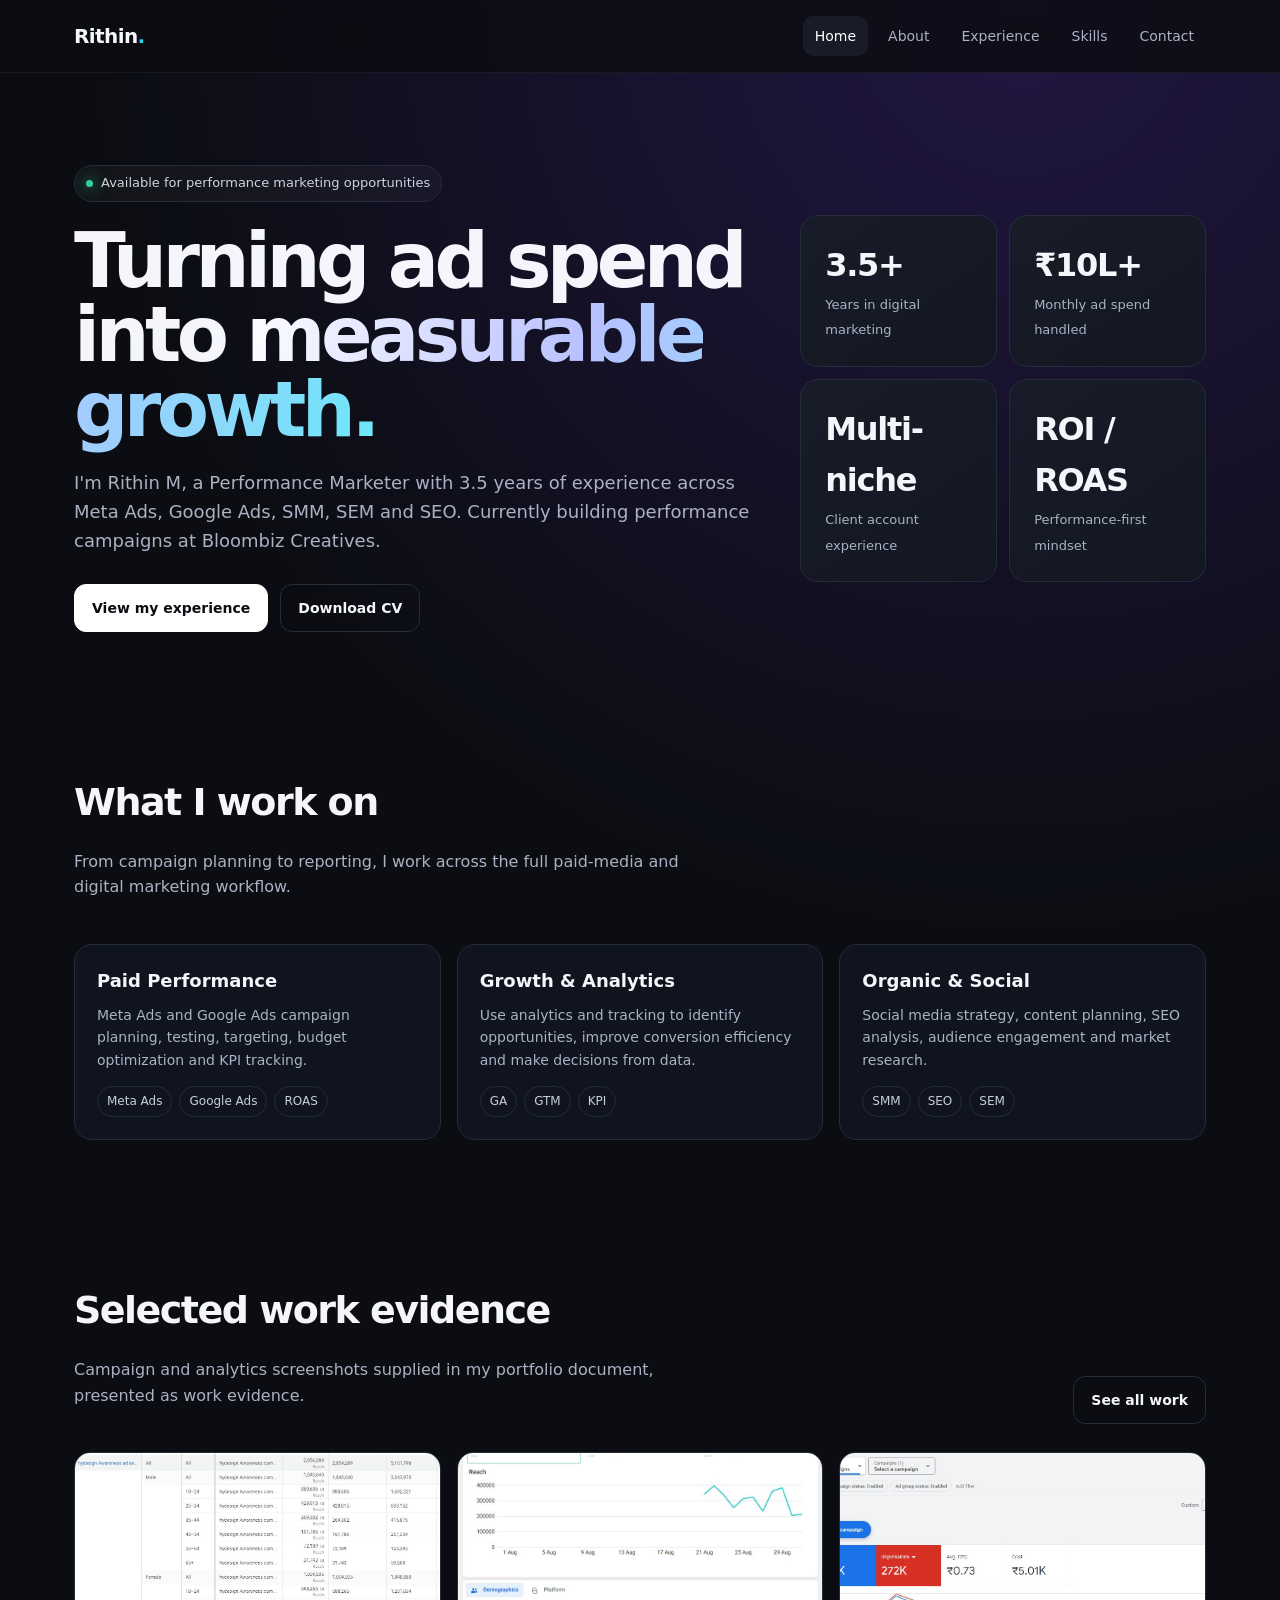
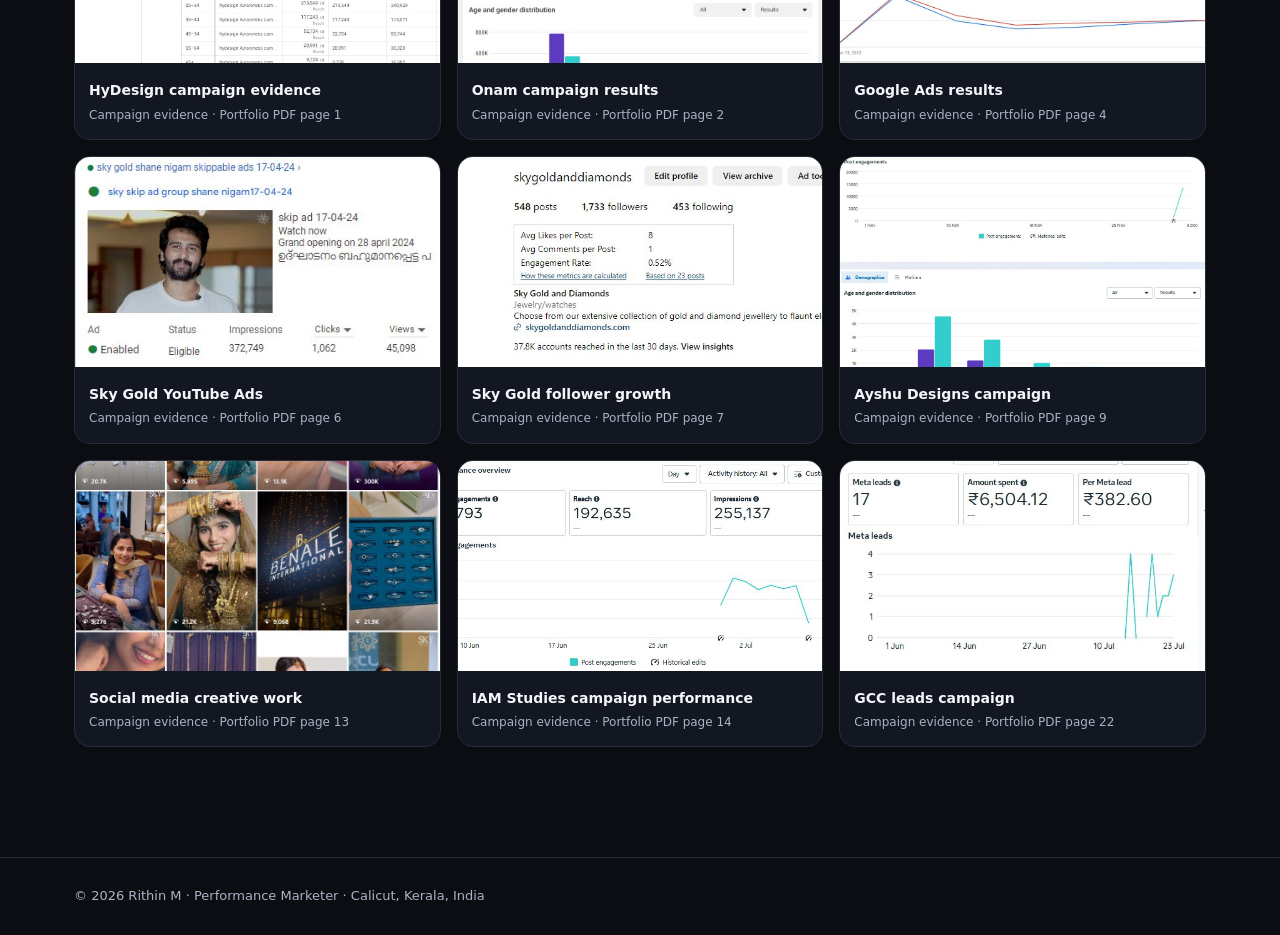
<file: index.html>
<!doctype html><html lang="en"><head><meta charset="utf-8"><meta name="viewport" content="width=device-width,initial-scale=1"><meta name="description" content="Rithin M — Performance Marketer portfolio"><title>Home · Rithin M</title><link rel="stylesheet" href="styles.css"></head><body><header class="nav"><div class="wrap navin"><a class="brand" href="index.html">Rithin<span>.</span></a><nav class="links">
<a class="active" href="index.html">Home</a><a class="" href="about.html">About</a><a class="" href="experience.html">Experience</a><a class="" href="skills.html">Skills</a><a class="" href="contact.html">Contact</a></nav><span class="menu">☰</span></div></header><main><section class="hero"><div class="wrap hero-grid"><div>
<span class="eyebrow"><i class="dot"></i> Available for performance marketing opportunities</span>
<h1>Turning ad spend into <span class="gradient">measurable growth.</span></h1>
<p>I'm Rithin M, a Performance Marketer with 3.5 years of experience across Meta Ads, Google Ads, SMM, SEM and SEO. Currently building performance campaigns at Bloombiz Creatives.</p>
<div class="actions"><a class="btn primary" href="experience.html">View my experience</a><a class="btn" href="resume.pdf">Download CV</a></div>
</div><div class="statgrid"><div class="stat"><b>3.5+</b><span>Years in digital marketing</span></div><div class="stat"><b>₹10L+</b><span>Monthly ad spend handled</span></div><div class="stat"><b>Multi-niche</b><span>Client account experience</span></div><div class="stat"><b>ROI / ROAS</b><span>Performance-first mindset</span></div></div></div></section>
<section class="section"><div class="wrap"><div class="section-head"><div><h2>What I work on</h2><p class="section-intro">From campaign planning to reporting, I work across the full paid-media and digital marketing workflow.</p></div></div>
<div class="cards"><div class="card"><h3>Paid Performance</h3><p>Meta Ads and Google Ads campaign planning, testing, targeting, budget optimization and KPI tracking.</p><div class="tags"><span class="tag">Meta Ads</span><span class="tag">Google Ads</span><span class="tag">ROAS</span></div></div>
<div class="card"><h3>Growth & Analytics</h3><p>Use analytics and tracking to identify opportunities, improve conversion efficiency and make decisions from data.</p><div class="tags"><span class="tag">GA</span><span class="tag">GTM</span><span class="tag">KPI</span></div></div>
<div class="card"><h3>Organic & Social</h3><p>Social media strategy, content planning, SEO analysis, audience engagement and market research.</p><div class="tags"><span class="tag">SMM</span><span class="tag">SEO</span><span class="tag">SEM</span></div></div></div></div></section>
<section class="section"><div class="wrap"><div class="section-head"><div><h2>Selected work evidence</h2><p class="section-intro">Campaign and analytics screenshots supplied in my portfolio document, presented as work evidence.</p></div><a class="btn" href="about.html">See all work</a></div>
<div class="workgrid"><a class="work" href="assets/works/work_02.jpeg" target="_blank"><img src="assets/works/work_02.jpeg" loading="lazy"><div class="cap"><b>HyDesign campaign evidence</b><span>Campaign evidence · Portfolio PDF page 1</span></div></a><a class="work" href="assets/works/work_04.jpeg" target="_blank"><img src="assets/works/work_04.jpeg" loading="lazy"><div class="cap"><b>Onam campaign results</b><span>Campaign evidence · Portfolio PDF page 2</span></div></a><a class="work" href="assets/works/work_06.jpeg" target="_blank"><img src="assets/works/work_06.jpeg" loading="lazy"><div class="cap"><b>Google Ads results</b><span>Campaign evidence · Portfolio PDF page 4</span></div></a><a class="work" href="assets/works/work_08.jpeg" target="_blank"><img src="assets/works/work_08.jpeg" loading="lazy"><div class="cap"><b>Sky Gold YouTube Ads</b><span>Campaign evidence · Portfolio PDF page 6</span></div></a><a class="work" href="assets/works/work_10.jpeg" target="_blank"><img src="assets/works/work_10.jpeg" loading="lazy"><div class="cap"><b>Sky Gold follower growth</b><span>Campaign evidence · Portfolio PDF page 7</span></div></a><a class="work" href="assets/works/work_14.jpeg" target="_blank"><img src="assets/works/work_14.jpeg" loading="lazy"><div class="cap"><b>Ayshu Designs campaign</b><span>Campaign evidence · Portfolio PDF page 9</span></div></a><a class="work" href="assets/works/work_21.jpeg" target="_blank"><img src="assets/works/work_21.jpeg" loading="lazy"><div class="cap"><b>Social media creative work</b><span>Campaign evidence · Portfolio PDF page 13</span></div></a><a class="work" href="assets/works/work_23.jpeg" target="_blank"><img src="assets/works/work_23.jpeg" loading="lazy"><div class="cap"><b>IAM Studies campaign performance</b><span>Campaign evidence · Portfolio PDF page 14</span></div></a><a class="work" href="assets/works/work_35.jpeg" target="_blank"><img src="assets/works/work_35.jpeg" loading="lazy"><div class="cap"><b>GCC leads campaign</b><span>Campaign evidence · Portfolio PDF page 22</span></div></a></div></div></section></main><footer><div class="wrap">© 2026 Rithin M · Performance Marketer · Calicut, Kerala, India</div></footer></body></html>
</file>
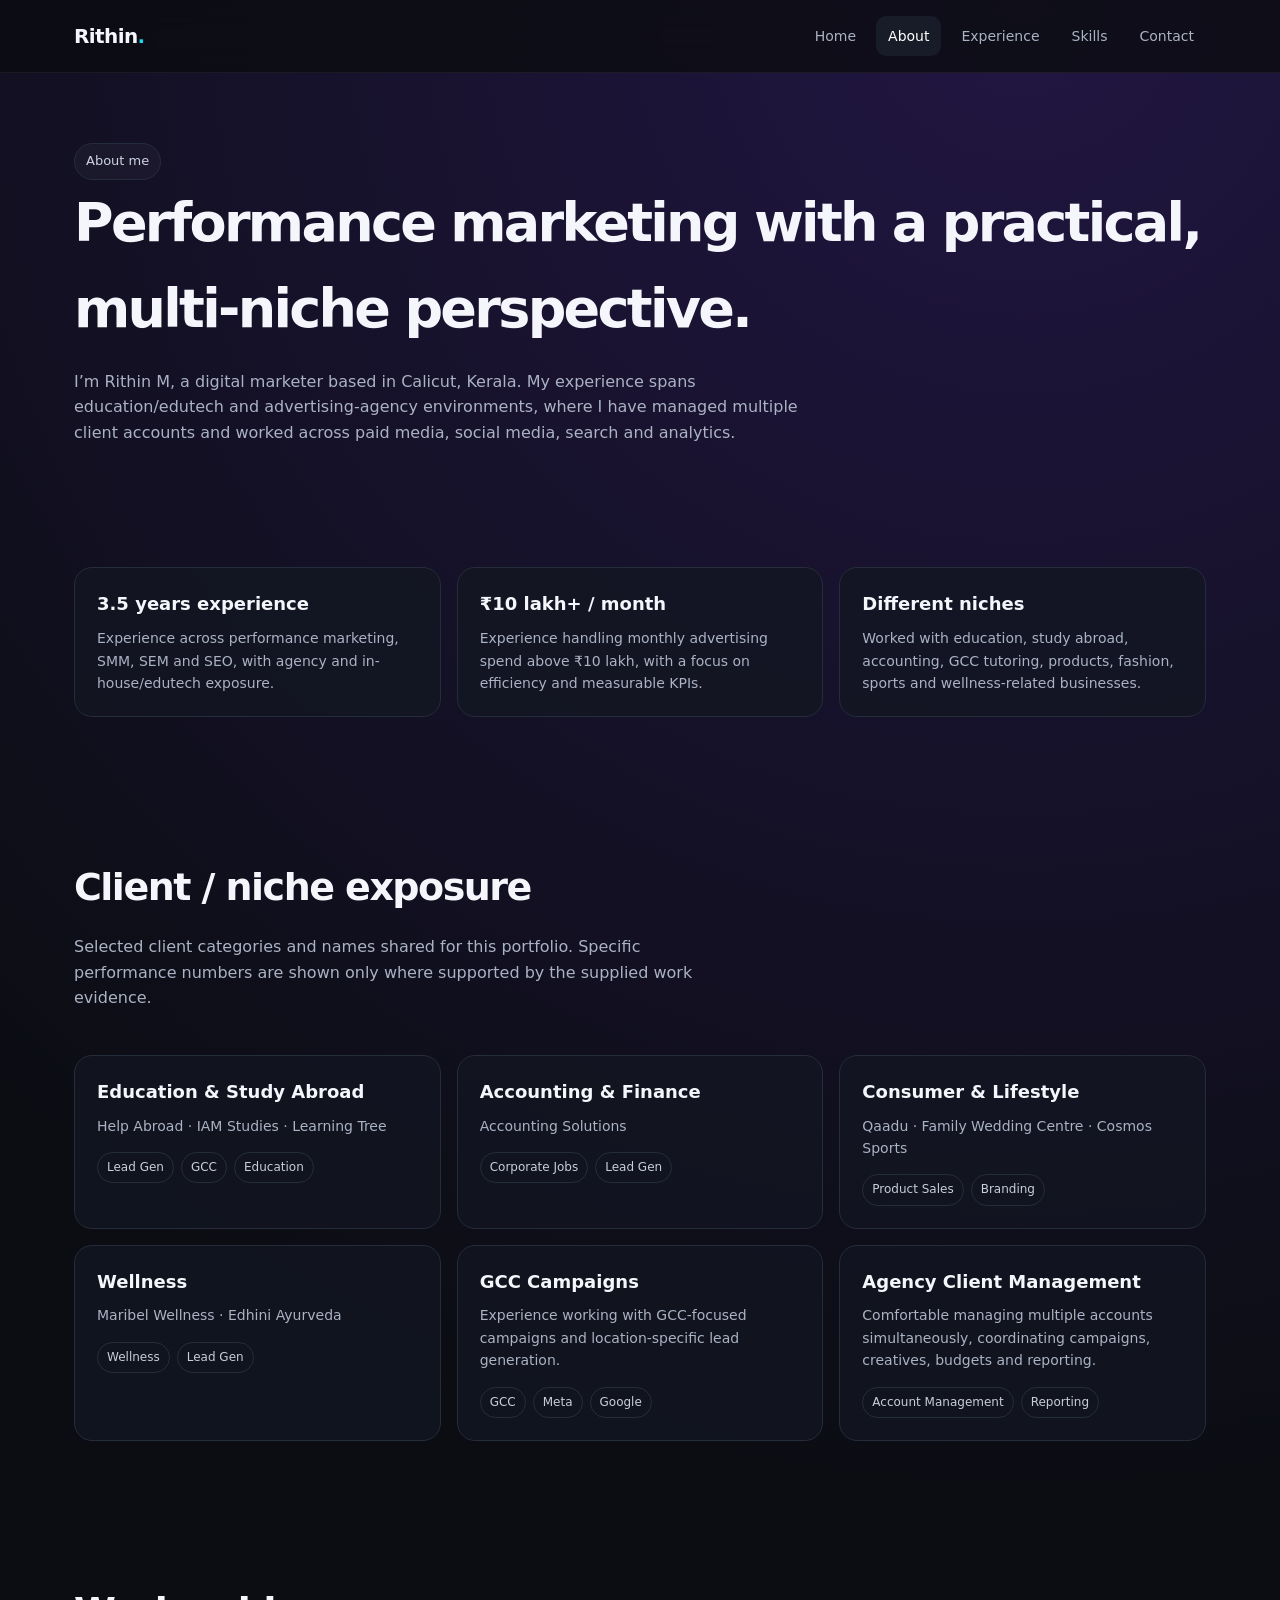
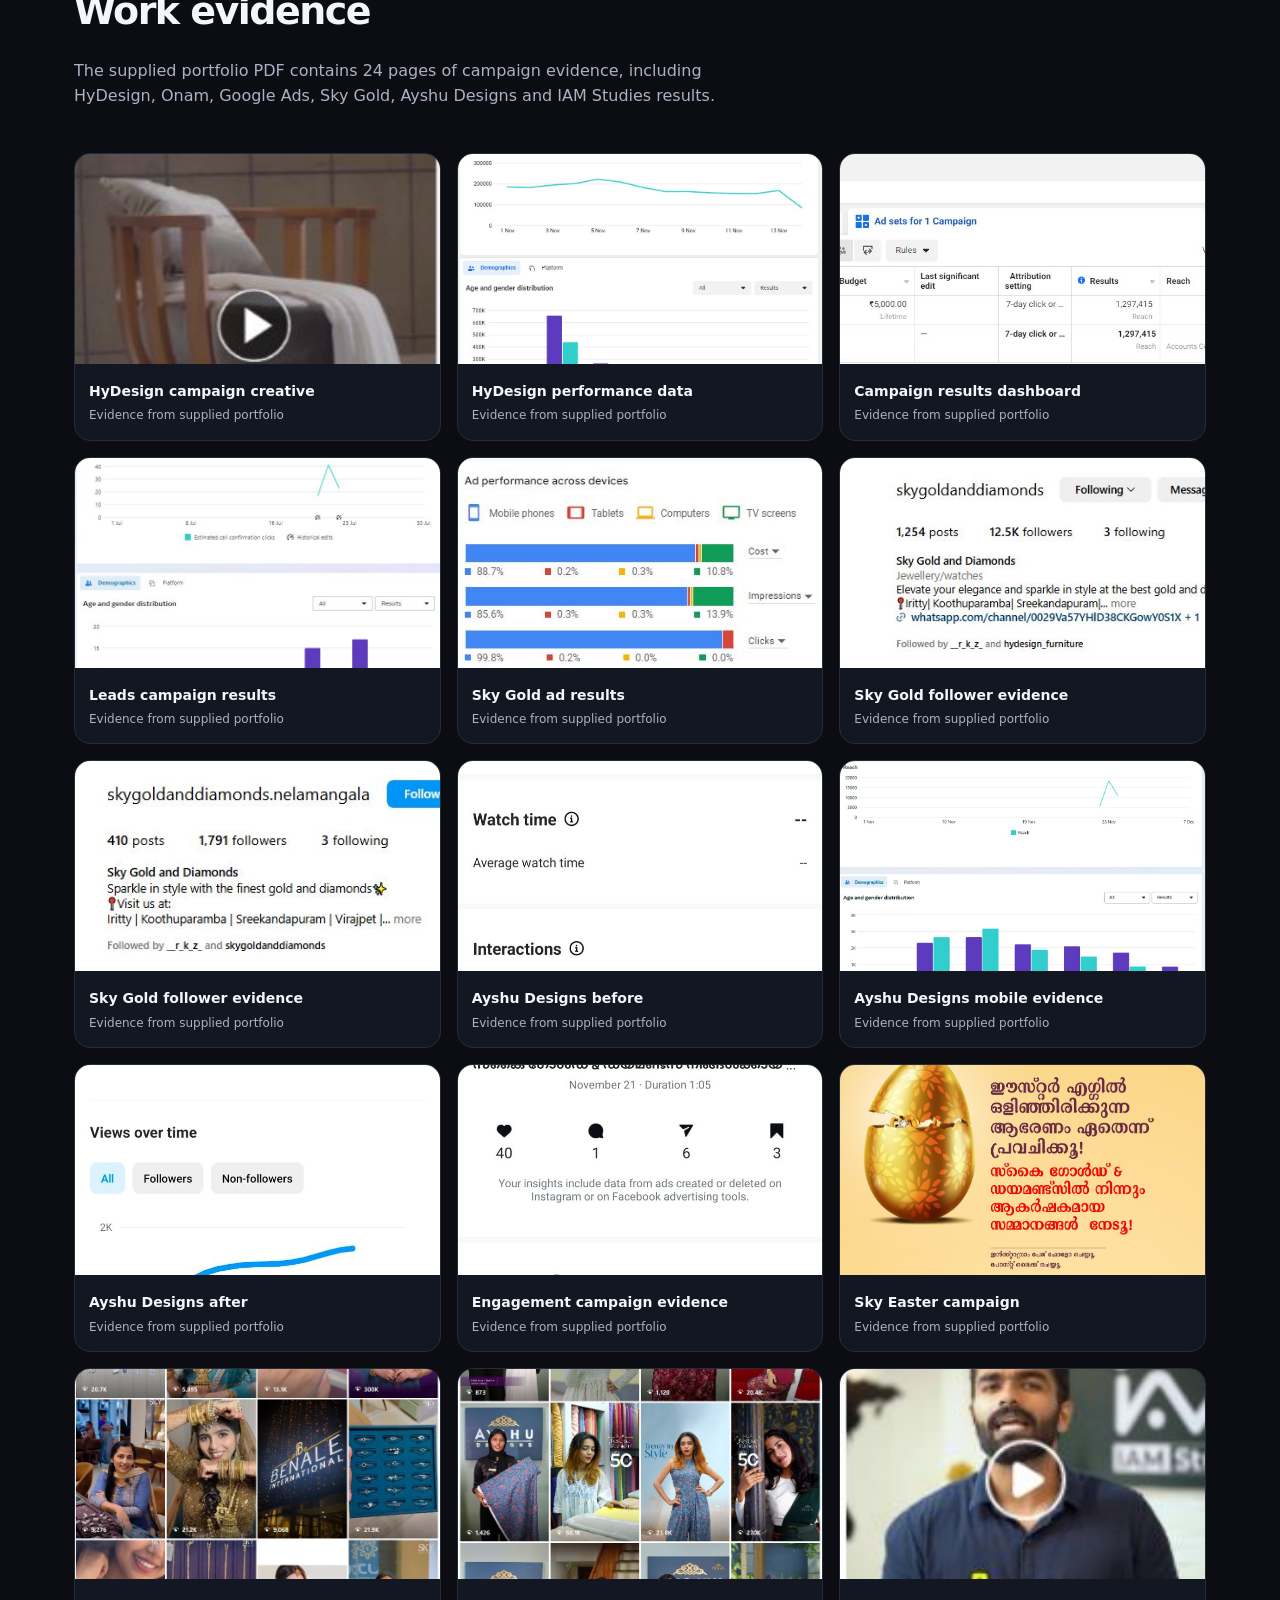
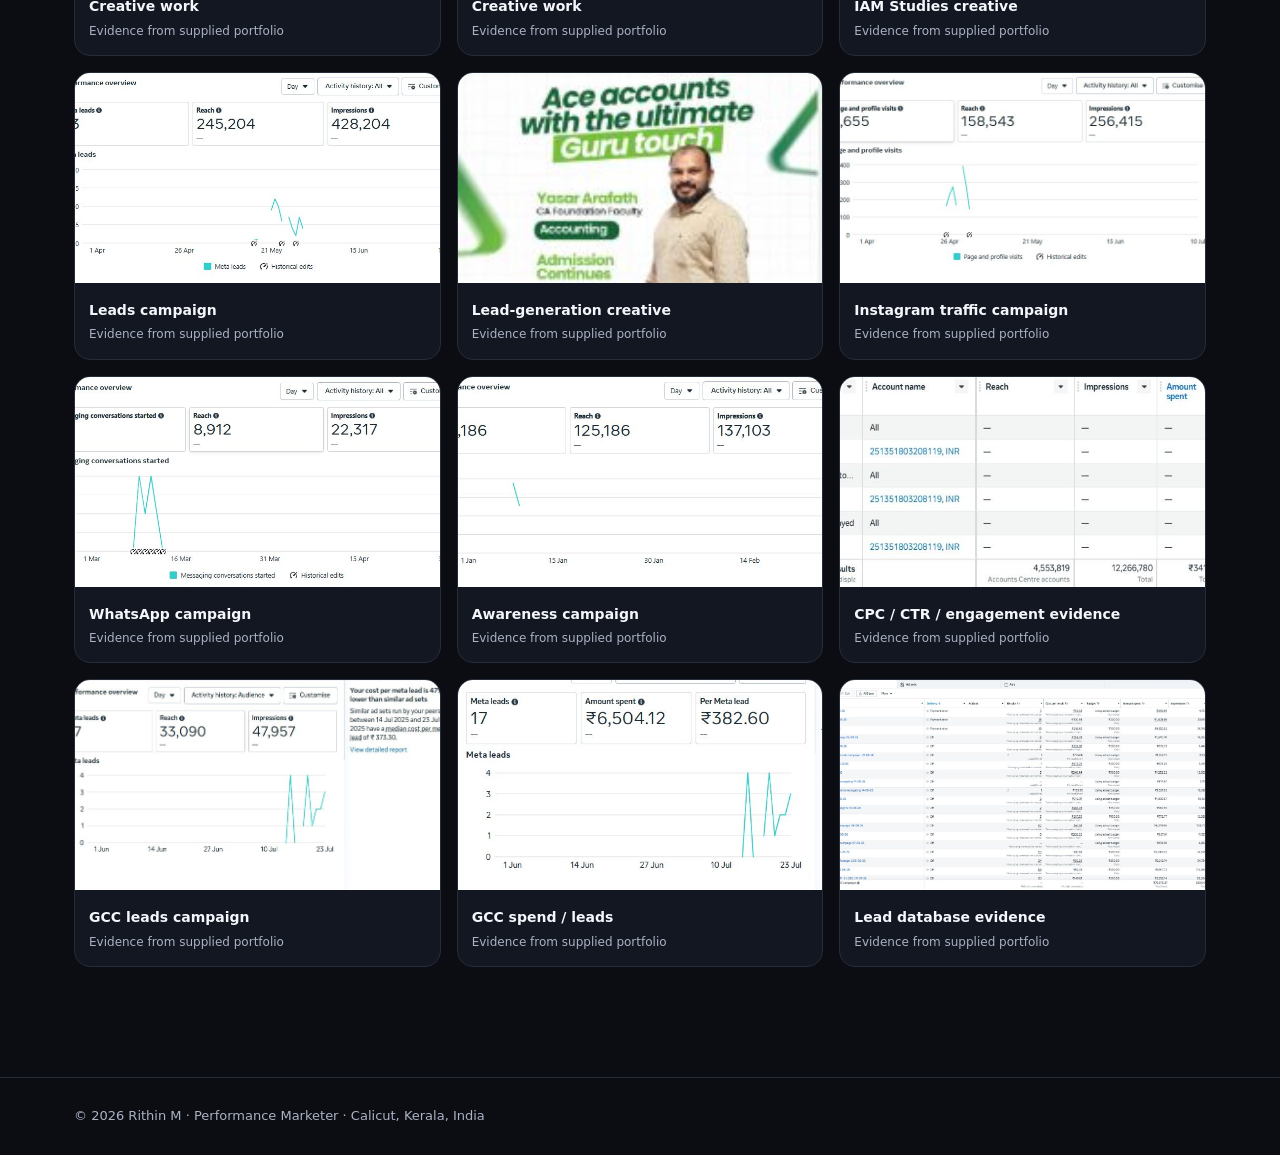
<file: about.html>
<!doctype html><html lang="en"><head><meta charset="utf-8"><meta name="viewport" content="width=device-width,initial-scale=1"><meta name="description" content="Rithin M — Performance Marketer portfolio"><title>About · Rithin M</title><link rel="stylesheet" href="styles.css"></head><body><header class="nav"><div class="wrap navin"><a class="brand" href="index.html">Rithin<span>.</span></a><nav class="links">
<a class="" href="index.html">Home</a><a class="active" href="about.html">About</a><a class="" href="experience.html">Experience</a><a class="" href="skills.html">Skills</a><a class="" href="contact.html">Contact</a></nav><span class="menu">☰</span></div></header><main><section class="pagehero"><div class="wrap"><span class="eyebrow">About me</span><h1>Performance marketing with a practical, multi-niche perspective.</h1><p>I’m Rithin M, a digital marketer based in Calicut, Kerala. My experience spans education/edutech and advertising-agency environments, where I have managed multiple client accounts and worked across paid media, social media, search and analytics.</p></div></section>
<section class="section"><div class="wrap"><div class="cards"><div class="card"><h3>3.5 years experience</h3><p>Experience across performance marketing, SMM, SEM and SEO, with agency and in-house/edutech exposure.</p></div><div class="card"><h3>₹10 lakh+ / month</h3><p>Experience handling monthly advertising spend above ₹10 lakh, with a focus on efficiency and measurable KPIs.</p></div><div class="card"><h3>Different niches</h3><p>Worked with education, study abroad, accounting, GCC tutoring, products, fashion, sports and wellness-related businesses.</p></div></div></div></section>
<section class="section"><div class="wrap"><div class="section-head"><div><h2>Client / niche exposure</h2><p class="section-intro">Selected client categories and names shared for this portfolio. Specific performance numbers are shown only where supported by the supplied work evidence.</p></div></div>
<div class="cards"><div class="card"><h3>Education & Study Abroad</h3><p>Help Abroad · IAM Studies · Learning Tree</p><div class="tags"><span class="tag">Lead Gen</span><span class="tag">GCC</span><span class="tag">Education</span></div></div>
<div class="card"><h3>Accounting & Finance</h3><p>Accounting Solutions</p><div class="tags"><span class="tag">Corporate Jobs</span><span class="tag">Lead Gen</span></div></div>
<div class="card"><h3>Consumer & Lifestyle</h3><p>Qaadu · Family Wedding Centre · Cosmos Sports</p><div class="tags"><span class="tag">Product Sales</span><span class="tag">Branding</span></div></div>
<div class="card"><h3>Wellness</h3><p>Maribel Wellness · Edhini Ayurveda</p><div class="tags"><span class="tag">Wellness</span><span class="tag">Lead Gen</span></div></div>
<div class="card"><h3>GCC Campaigns</h3><p>Experience working with GCC-focused campaigns and location-specific lead generation.</p><div class="tags"><span class="tag">GCC</span><span class="tag">Meta</span><span class="tag">Google</span></div></div>
<div class="card"><h3>Agency Client Management</h3><p>Comfortable managing multiple accounts simultaneously, coordinating campaigns, creatives, budgets and reporting.</p><div class="tags"><span class="tag">Account Management</span><span class="tag">Reporting</span></div></div></div></div></section>
<section class="section"><div class="wrap"><div class="section-head"><div><h2>Work evidence</h2><p class="section-intro">The supplied portfolio PDF contains 24 pages of campaign evidence, including HyDesign, Onam, Google Ads, Sky Gold, Ayshu Designs and IAM Studies results.</p></div></div><div class="workgrid"><a class="work" href="assets/works/work_01.jpeg" target="_blank"><img src="assets/works/work_01.jpeg" loading="lazy"><div class="cap"><b>HyDesign campaign creative</b><span>Evidence from supplied portfolio</span></div></a><a class="work" href="assets/works/work_03.jpeg" target="_blank"><img src="assets/works/work_03.jpeg" loading="lazy"><div class="cap"><b>HyDesign performance data</b><span>Evidence from supplied portfolio</span></div></a><a class="work" href="assets/works/work_05.jpeg" target="_blank"><img src="assets/works/work_05.jpeg" loading="lazy"><div class="cap"><b>Campaign results dashboard</b><span>Evidence from supplied portfolio</span></div></a><a class="work" href="assets/works/work_07.jpeg" target="_blank"><img src="assets/works/work_07.jpeg" loading="lazy"><div class="cap"><b>Leads campaign results</b><span>Evidence from supplied portfolio</span></div></a><a class="work" href="assets/works/work_09.jpeg" target="_blank"><img src="assets/works/work_09.jpeg" loading="lazy"><div class="cap"><b>Sky Gold ad results</b><span>Evidence from supplied portfolio</span></div></a><a class="work" href="assets/works/work_11.jpeg" target="_blank"><img src="assets/works/work_11.jpeg" loading="lazy"><div class="cap"><b>Sky Gold follower evidence</b><span>Evidence from supplied portfolio</span></div></a><a class="work" href="assets/works/work_13.jpeg" target="_blank"><img src="assets/works/work_13.jpeg" loading="lazy"><div class="cap"><b>Sky Gold follower evidence</b><span>Evidence from supplied portfolio</span></div></a><a class="work" href="assets/works/work_15.jpeg" target="_blank"><img src="assets/works/work_15.jpeg" loading="lazy"><div class="cap"><b>Ayshu Designs before</b><span>Evidence from supplied portfolio</span></div></a><a class="work" href="assets/works/work_16.jpeg" target="_blank"><img src="assets/works/work_16.jpeg" loading="lazy"><div class="cap"><b>Ayshu Designs mobile evidence</b><span>Evidence from supplied portfolio</span></div></a><a class="work" href="assets/works/work_17.jpeg" target="_blank"><img src="assets/works/work_17.jpeg" loading="lazy"><div class="cap"><b>Ayshu Designs after</b><span>Evidence from supplied portfolio</span></div></a><a class="work" href="assets/works/work_19.jpeg" target="_blank"><img src="assets/works/work_19.jpeg" loading="lazy"><div class="cap"><b>Engagement campaign evidence</b><span>Evidence from supplied portfolio</span></div></a><a class="work" href="assets/works/work_20.jpeg" target="_blank"><img src="assets/works/work_20.jpeg" loading="lazy"><div class="cap"><b>Sky Easter campaign</b><span>Evidence from supplied portfolio</span></div></a><a class="work" href="assets/works/work_21.jpeg" target="_blank"><img src="assets/works/work_21.jpeg" loading="lazy"><div class="cap"><b>Creative work</b><span>Evidence from supplied portfolio</span></div></a><a class="work" href="assets/works/work_22.jpeg" target="_blank"><img src="assets/works/work_22.jpeg" loading="lazy"><div class="cap"><b>Creative work</b><span>Evidence from supplied portfolio</span></div></a><a class="work" href="assets/works/work_24.jpeg" target="_blank"><img src="assets/works/work_24.jpeg" loading="lazy"><div class="cap"><b>IAM Studies creative</b><span>Evidence from supplied portfolio</span></div></a><a class="work" href="assets/works/work_25.jpeg" target="_blank"><img src="assets/works/work_25.jpeg" loading="lazy"><div class="cap"><b>Leads campaign</b><span>Evidence from supplied portfolio</span></div></a><a class="work" href="assets/works/work_26.jpeg" target="_blank"><img src="assets/works/work_26.jpeg" loading="lazy"><div class="cap"><b>Lead-generation creative</b><span>Evidence from supplied portfolio</span></div></a><a class="work" href="assets/works/work_27.jpeg" target="_blank"><img src="assets/works/work_27.jpeg" loading="lazy"><div class="cap"><b>Instagram traffic campaign</b><span>Evidence from supplied portfolio</span></div></a><a class="work" href="assets/works/work_28.jpeg" target="_blank"><img src="assets/works/work_28.jpeg" loading="lazy"><div class="cap"><b>WhatsApp campaign</b><span>Evidence from supplied portfolio</span></div></a><a class="work" href="assets/works/work_30.jpeg" target="_blank"><img src="assets/works/work_30.jpeg" loading="lazy"><div class="cap"><b>Awareness campaign</b><span>Evidence from supplied portfolio</span></div></a><a class="work" href="assets/works/work_32.jpeg" target="_blank"><img src="assets/works/work_32.jpeg" loading="lazy"><div class="cap"><b>CPC / CTR / engagement evidence</b><span>Evidence from supplied portfolio</span></div></a><a class="work" href="assets/works/work_34.jpeg" target="_blank"><img src="assets/works/work_34.jpeg" loading="lazy"><div class="cap"><b>GCC leads campaign</b><span>Evidence from supplied portfolio</span></div></a><a class="work" href="assets/works/work_35.jpeg" target="_blank"><img src="assets/works/work_35.jpeg" loading="lazy"><div class="cap"><b>GCC spend / leads</b><span>Evidence from supplied portfolio</span></div></a><a class="work" href="assets/works/work_37.jpeg" target="_blank"><img src="assets/works/work_37.jpeg" loading="lazy"><div class="cap"><b>Lead database evidence</b><span>Evidence from supplied portfolio</span></div></a></div></div></section></main><footer><div class="wrap">© 2026 Rithin M · Performance Marketer · Calicut, Kerala, India</div></footer></body></html>
</file>
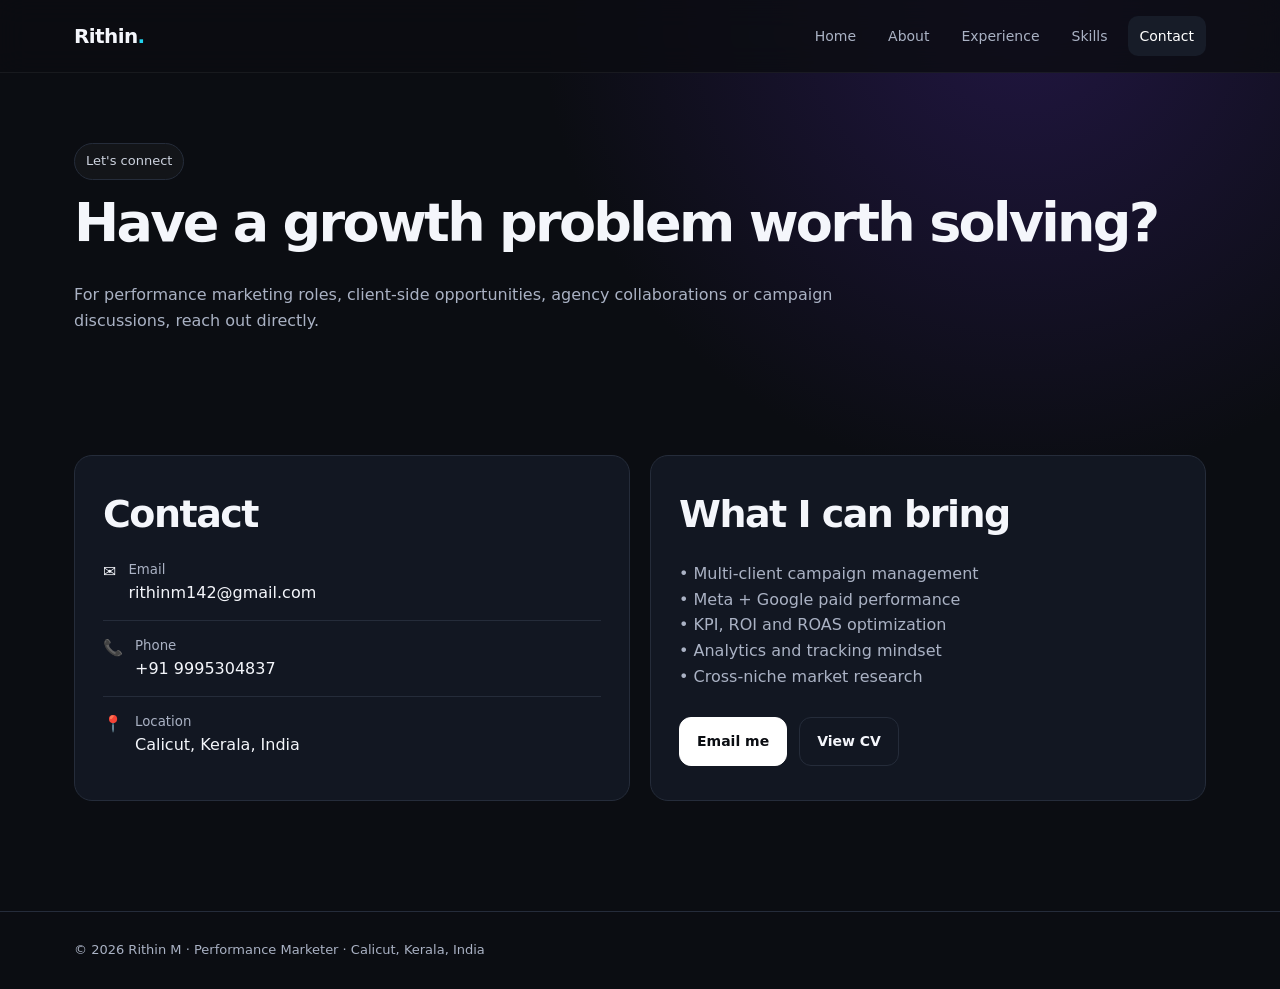
<file: contact.html>
<!doctype html><html lang="en"><head><meta charset="utf-8"><meta name="viewport" content="width=device-width,initial-scale=1"><meta name="description" content="Rithin M — Performance Marketer portfolio"><title>Contact · Rithin M</title><link rel="stylesheet" href="styles.css"></head><body><header class="nav"><div class="wrap navin"><a class="brand" href="index.html">Rithin<span>.</span></a><nav class="links">
<a class="" href="index.html">Home</a><a class="" href="about.html">About</a><a class="" href="experience.html">Experience</a><a class="" href="skills.html">Skills</a><a class="active" href="contact.html">Contact</a></nav><span class="menu">☰</span></div></header><main><section class="pagehero"><div class="wrap"><span class="eyebrow">Let's connect</span><h1>Have a growth problem worth solving?</h1><p>For performance marketing roles, client-side opportunities, agency collaborations or campaign discussions, reach out directly.</p></div></section>
<section class="section"><div class="wrap contact"><div class="contactbox"><h2>Contact</h2><div class="contactline"><div>✉️</div><div><small>Email</small><a href="mailto:rithinm142@gmail.com">rithinm142@gmail.com</a></div></div><div class="contactline"><div>📞</div><div><small>Phone</small><a href="tel:+919995304837">+91 9995304837</a></div></div><div class="contactline"><div>📍</div><div><small>Location</small>Calicut, Kerala, India</div></div></div>
<div class="contactbox"><h2>What I can bring</h2><p style="color:var(--muted)">• Multi-client campaign management<br>• Meta + Google paid performance<br>• KPI, ROI and ROAS optimization<br>• Analytics and tracking mindset<br>• Cross-niche market research</p><div class="actions"><a class="btn primary" href="mailto:rithinm142@gmail.com?subject=Performance%20Marketing%20Opportunity">Email me</a><a class="btn" href="assets/Rithin_M_Resume.docx">View CV</a></div></div></div></section></main><footer><div class="wrap">© 2026 Rithin M · Performance Marketer · Calicut, Kerala, India</div></footer></body></html>
</file>
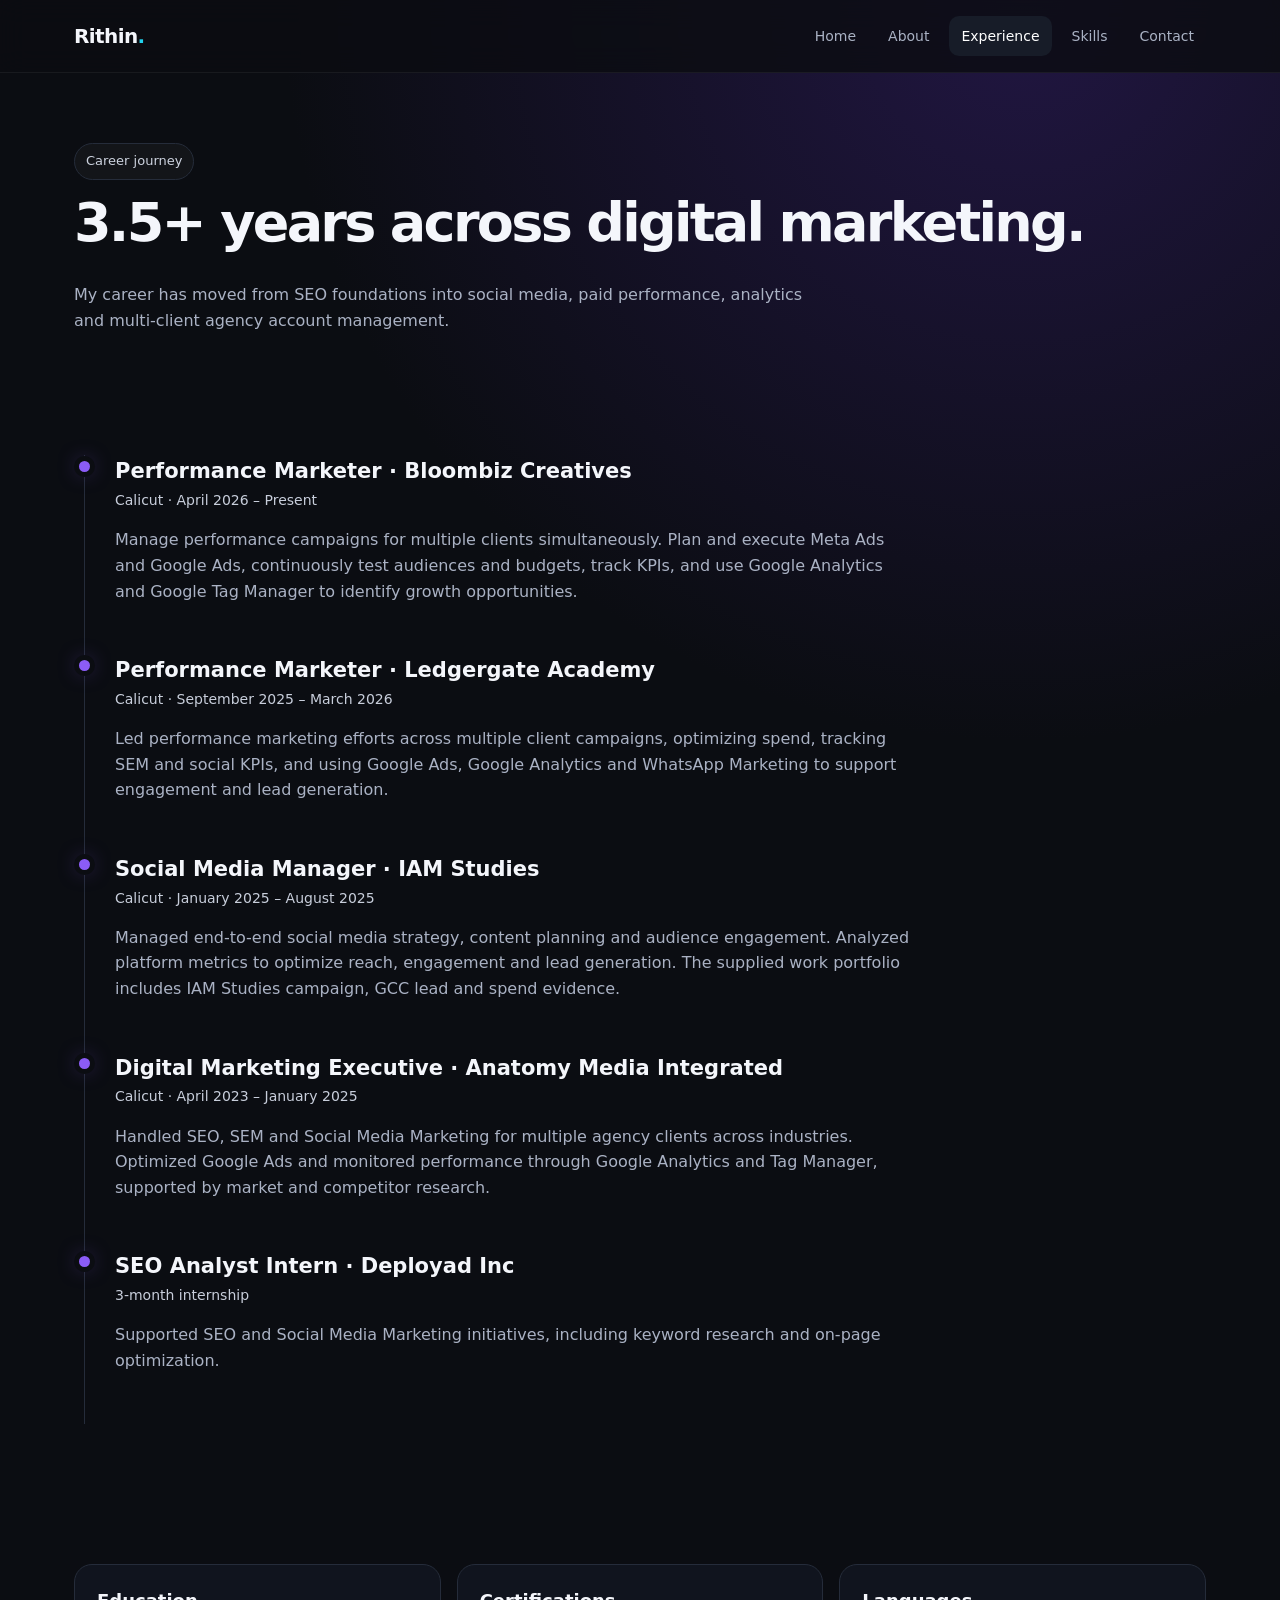
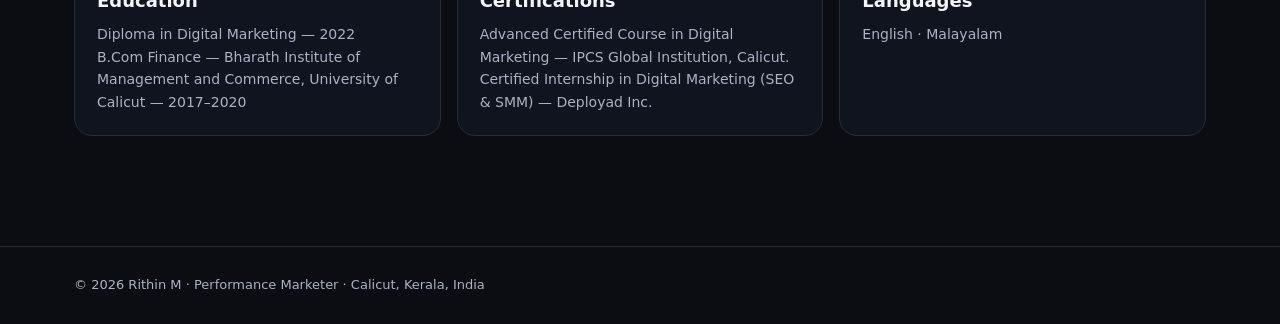
<file: experience.html>
<!doctype html><html lang="en"><head><meta charset="utf-8"><meta name="viewport" content="width=device-width,initial-scale=1"><meta name="description" content="Rithin M — Performance Marketer portfolio"><title>Experience · Rithin M</title><link rel="stylesheet" href="styles.css"></head><body><header class="nav"><div class="wrap navin"><a class="brand" href="index.html">Rithin<span>.</span></a><nav class="links">
<a class="" href="index.html">Home</a><a class="" href="about.html">About</a><a class="active" href="experience.html">Experience</a><a class="" href="skills.html">Skills</a><a class="" href="contact.html">Contact</a></nav><span class="menu">☰</span></div></header><main><section class="pagehero"><div class="wrap"><span class="eyebrow">Career journey</span><h1>3.5+ years across digital marketing.</h1><p>My career has moved from SEO foundations into social media, paid performance, analytics and multi-client agency account management.</p></div></section>
<section class="section"><div class="wrap"><div class="timeline">
<div class="job"><h3>Performance Marketer · Bloombiz Creatives</h3><div class="meta">Calicut · April 2026 – Present</div><p>Manage performance campaigns for multiple clients simultaneously. Plan and execute Meta Ads and Google Ads, continuously test audiences and budgets, track KPIs, and use Google Analytics and Google Tag Manager to identify growth opportunities.</p></div>
<div class="job"><h3>Performance Marketer · Ledgergate Academy</h3><div class="meta">Calicut · September 2025 – March 2026</div><p>Led performance marketing efforts across multiple client campaigns, optimizing spend, tracking SEM and social KPIs, and using Google Ads, Google Analytics and WhatsApp Marketing to support engagement and lead generation.</p></div>
<div class="job"><h3>Social Media Manager · IAM Studies</h3><div class="meta">Calicut · January 2025 – August 2025</div><p>Managed end-to-end social media strategy, content planning and audience engagement. Analyzed platform metrics to optimize reach, engagement and lead generation. The supplied work portfolio includes IAM Studies campaign, GCC lead and spend evidence.</p></div>
<div class="job"><h3>Digital Marketing Executive · Anatomy Media Integrated</h3><div class="meta">Calicut · April 2023 – January 2025</div><p>Handled SEO, SEM and Social Media Marketing for multiple agency clients across industries. Optimized Google Ads and monitored performance through Google Analytics and Tag Manager, supported by market and competitor research.</p></div>
<div class="job"><h3>SEO Analyst Intern · Deployad Inc</h3><div class="meta">3-month internship</div><p>Supported SEO and Social Media Marketing initiatives, including keyword research and on-page optimization.</p></div>
</div></div></section>
<section class="section"><div class="wrap"><div class="cards"><div class="card"><h3>Education</h3><p>Diploma in Digital Marketing — 2022<br>B.Com Finance — Bharath Institute of Management and Commerce, University of Calicut — 2017–2020</p></div><div class="card"><h3>Certifications</h3><p>Advanced Certified Course in Digital Marketing — IPCS Global Institution, Calicut.<br>Certified Internship in Digital Marketing (SEO & SMM) — Deployad Inc.</p></div><div class="card"><h3>Languages</h3><p>English · Malayalam</p></div></div></div></section></main><footer><div class="wrap">© 2026 Rithin M · Performance Marketer · Calicut, Kerala, India</div></footer></body></html>
</file>
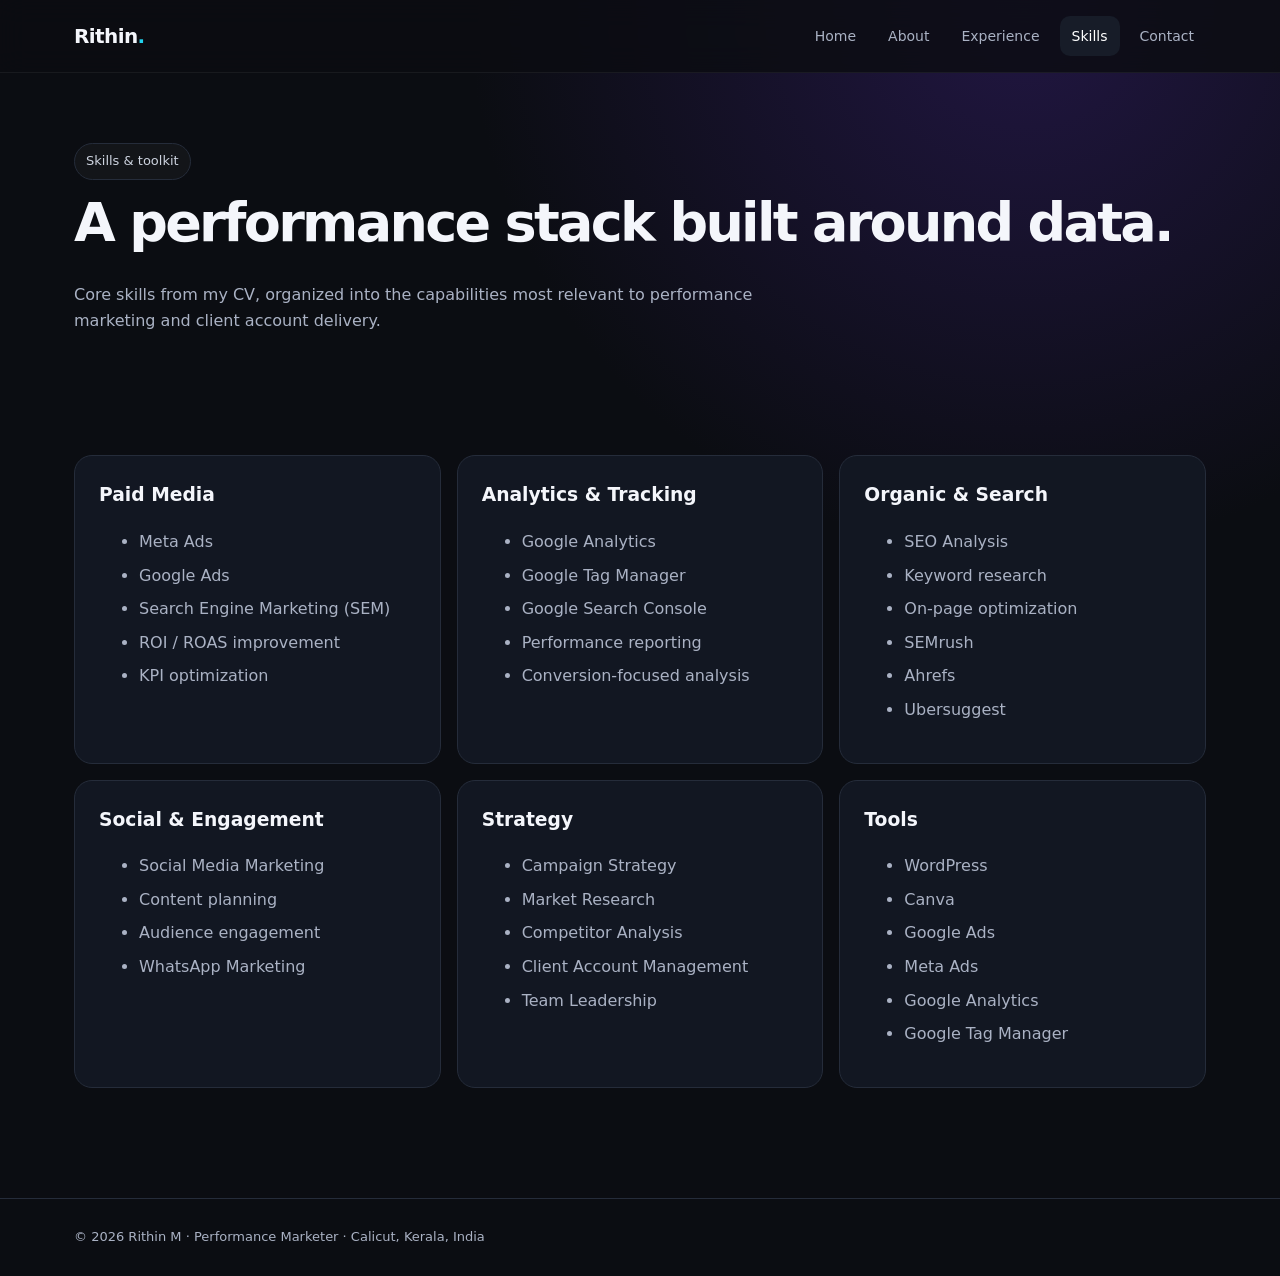
<file: skills.html>
<!doctype html><html lang="en"><head><meta charset="utf-8"><meta name="viewport" content="width=device-width,initial-scale=1"><meta name="description" content="Rithin M — Performance Marketer portfolio"><title>Skills · Rithin M</title><link rel="stylesheet" href="styles.css"></head><body><header class="nav"><div class="wrap navin"><a class="brand" href="index.html">Rithin<span>.</span></a><nav class="links">
<a class="" href="index.html">Home</a><a class="" href="about.html">About</a><a class="" href="experience.html">Experience</a><a class="active" href="skills.html">Skills</a><a class="" href="contact.html">Contact</a></nav><span class="menu">☰</span></div></header><main><section class="pagehero"><div class="wrap"><span class="eyebrow">Skills & toolkit</span><h1>A performance stack built around data.</h1><p>Core skills from my CV, organized into the capabilities most relevant to performance marketing and client account delivery.</p></div></section>
<section class="section"><div class="wrap"><div class="skillgrid">
<div class="skill"><h3>Paid Media</h3><ul><li>Meta Ads</li><li>Google Ads</li><li>Search Engine Marketing (SEM)</li><li>ROI / ROAS improvement</li><li>KPI optimization</li></ul></div>
<div class="skill"><h3>Analytics & Tracking</h3><ul><li>Google Analytics</li><li>Google Tag Manager</li><li>Google Search Console</li><li>Performance reporting</li><li>Conversion-focused analysis</li></ul></div>
<div class="skill"><h3>Organic & Search</h3><ul><li>SEO Analysis</li><li>Keyword research</li><li>On-page optimization</li><li>SEMrush</li><li>Ahrefs</li><li>Ubersuggest</li></ul></div>
<div class="skill"><h3>Social & Engagement</h3><ul><li>Social Media Marketing</li><li>Content planning</li><li>Audience engagement</li><li>WhatsApp Marketing</li></ul></div>
<div class="skill"><h3>Strategy</h3><ul><li>Campaign Strategy</li><li>Market Research</li><li>Competitor Analysis</li><li>Client Account Management</li><li>Team Leadership</li></ul></div>
<div class="skill"><h3>Tools</h3><ul><li>WordPress</li><li>Canva</li><li>Google Ads</li><li>Meta Ads</li><li>Google Analytics</li><li>Google Tag Manager</li></ul></div>
</div></div></section></main><footer><div class="wrap">© 2026 Rithin M · Performance Marketer · Calicut, Kerala, India</div></footer></body></html>
</file>
<file: styles.css>
:root{--bg:#0b0d12;--panel:#121722;--panel2:#171c28;--text:#f4f6fb;--muted:#aab2c4;--line:#252c3a;--accent:#8b5cf6;--accent2:#22d3ee;--max:1180px}
*{box-sizing:border-box}html{scroll-behavior:smooth}body{margin:0;font-family:Inter,ui-sans-serif,system-ui,-apple-system,Segoe UI,Roboto,Arial,sans-serif;background:radial-gradient(circle at 80% 0%,#211642 0,transparent 34%),var(--bg);color:var(--text);line-height:1.6}
a{color:inherit;text-decoration:none}.wrap{max-width:var(--max);margin:auto;padding:0 24px}.nav{position:sticky;top:0;z-index:20;background:rgba(11,13,18,.82);backdrop-filter:blur(14px);border-bottom:1px solid rgba(255,255,255,.06)}.navin{height:72px;display:flex;align-items:center;justify-content:space-between}.brand{font-weight:800;letter-spacing:-.03em;font-size:20px}.brand span{color:var(--accent2)}.links{display:flex;gap:8px;align-items:center}.links a{padding:9px 12px;border-radius:10px;color:var(--muted);font-size:14px}.links a:hover,.links a.active{background:var(--panel2);color:#fff}.menu{display:none}
.hero{padding:92px 0 70px}.hero-grid{display:grid;grid-template-columns:1.25fr .75fr;gap:50px;align-items:center}.eyebrow{display:inline-flex;gap:8px;align-items:center;border:1px solid var(--line);background:rgba(255,255,255,.03);padding:7px 11px;border-radius:999px;color:#cdd3df;font-size:13px}.dot{width:7px;height:7px;border-radius:50%;background:#34d399;box-shadow:0 0 14px #34d399}.hero h1{font-size:clamp(42px,7vw,76px);line-height:.98;letter-spacing:-.06em;margin:22px 0}.gradient{background:linear-gradient(100deg,#fff,#b8c1ff 45%,#6ee7f9);-webkit-background-clip:text;background-clip:text;color:transparent}.hero p{font-size:18px;color:var(--muted);max-width:700px}.actions{display:flex;gap:12px;flex-wrap:wrap;margin-top:28px}.btn{display:inline-flex;align-items:center;justify-content:center;padding:12px 17px;border-radius:12px;border:1px solid var(--line);font-weight:700;font-size:14px}.btn.primary{background:#fff;color:#0b0d12;border-color:#fff}.btn:hover{transform:translateY(-1px)}.statgrid{display:grid;grid-template-columns:repeat(2,1fr);gap:12px}.stat{background:linear-gradient(145deg,var(--panel2),var(--panel));border:1px solid var(--line);padding:24px;border-radius:18px}.stat b{display:block;font-size:32px;letter-spacing:-.04em}.stat span{color:var(--muted);font-size:13px}.section{padding:70px 0}.section-head{display:flex;justify-content:space-between;gap:20px;align-items:end;margin-bottom:28px}.section h2{font-size:38px;letter-spacing:-.04em;margin:0}.section-intro{color:var(--muted);max-width:650px}.cards{display:grid;grid-template-columns:repeat(3,1fr);gap:16px}.card{background:rgba(18,23,34,.78);border:1px solid var(--line);border-radius:18px;padding:22px}.card h3{margin:0 0 8px;font-size:18px}.card p{margin:0;color:var(--muted);font-size:14px}.tags{display:flex;flex-wrap:wrap;gap:7px;margin-top:15px}.tag{font-size:12px;border:1px solid var(--line);color:#c8cedb;border-radius:999px;padding:5px 9px}.pagehero{padding:70px 0 36px}.pagehero h1{font-size:54px;letter-spacing:-.05em;margin:0 0 12px}.pagehero p{color:var(--muted);max-width:760px}.timeline{position:relative;margin-left:10px;padding-left:30px;border-left:1px solid var(--line)}.job{position:relative;padding:0 0 34px}.job:before{content:"";position:absolute;left:-36px;top:6px;width:11px;height:11px;border-radius:50%;background:var(--accent);box-shadow:0 0 0 5px var(--bg),0 0 20px rgba(139,92,246,.6)}.job h3{margin:0;font-size:21px}.job .meta{color:#c8cedb;font-size:14px}.job p{color:var(--muted);max-width:800px}.skillgrid{display:grid;grid-template-columns:repeat(3,1fr);gap:16px}.skill{padding:24px;border:1px solid var(--line);border-radius:18px;background:var(--panel)}.skill h3{margin-top:0}.skill li{color:var(--muted);margin:8px 0}.workgrid{display:grid;grid-template-columns:repeat(3,1fr);gap:16px}.work{background:var(--panel);border:1px solid var(--line);border-radius:16px;overflow:hidden}.work img{width:100%;height:210px;object-fit:cover;background:#fff;display:block}.work .cap{padding:14px}.work .cap b{font-size:14px}.work .cap span{display:block;color:var(--muted);font-size:12px;margin-top:3px}.contact{display:grid;grid-template-columns:1fr 1fr;gap:20px}.contactbox{padding:28px;background:var(--panel);border:1px solid var(--line);border-radius:18px}.contactline{display:flex;gap:12px;align-items:flex-start;padding:14px 0;border-bottom:1px solid var(--line)}.contactline:last-child{border-bottom:0}.contactline small{display:block;color:var(--muted)}footer{border-top:1px solid var(--line);padding:28px 0;color:var(--muted);font-size:13px;margin-top:40px}
@media(max-width:850px){.hero-grid,.contact{grid-template-columns:1fr}.cards,.skillgrid,.workgrid{grid-template-columns:1fr 1fr}.links{display:none}.menu{display:block}.hero{padding-top:60px}.pagehero h1{font-size:42px}}
@media(max-width:560px){.wrap{padding:0 17px}.cards,.skillgrid,.workgrid{grid-template-columns:1fr}.statgrid{grid-template-columns:1fr 1fr}.hero h1{font-size:48px}.section h2{font-size:30px}}
</file>
